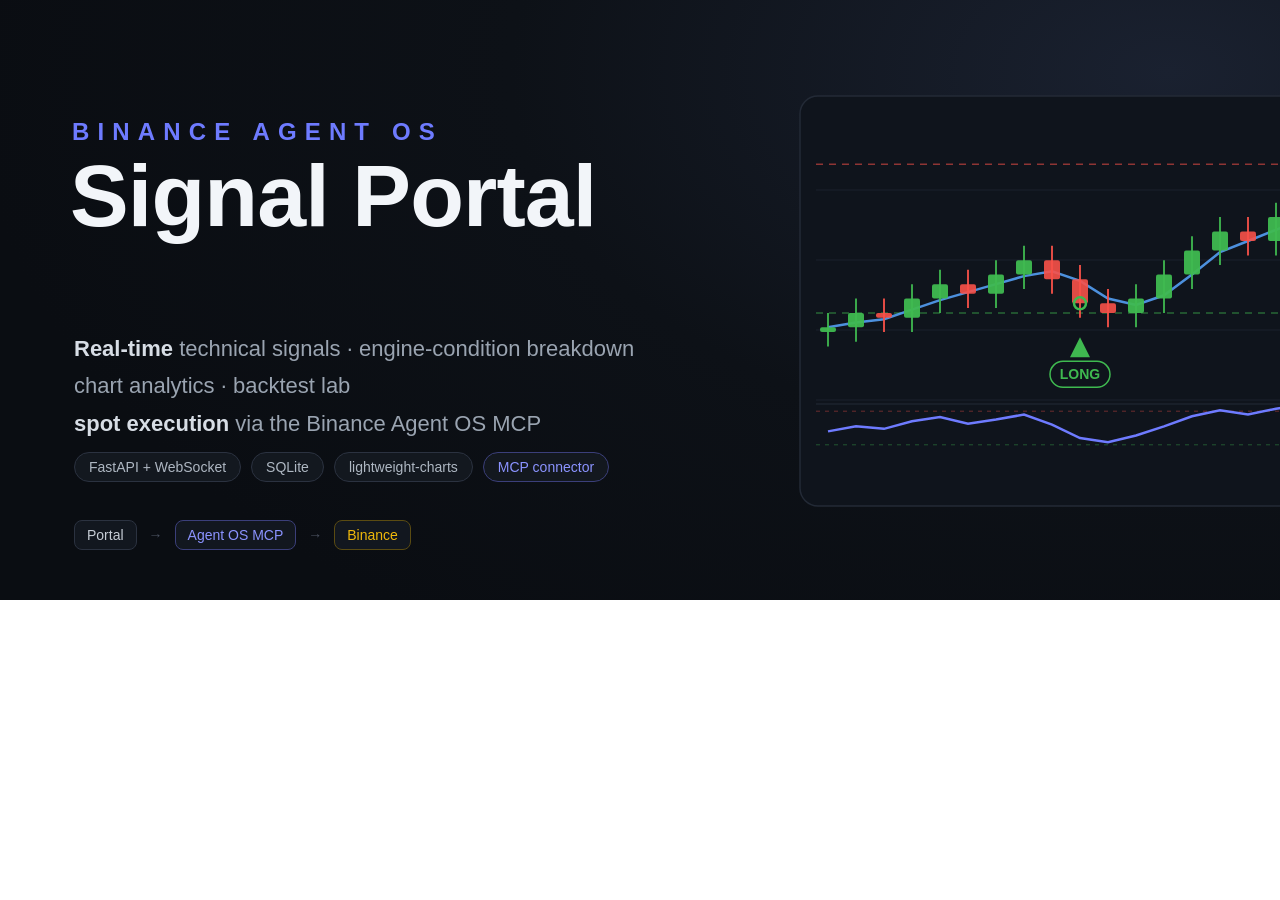
<file: docs/img/banner.src.html>
<!doctype html><html><head><meta charset="utf-8"><style>
  html,body{margin:0;padding:0}
  #stage{width:1500px;height:600px;position:relative;overflow:hidden;
    font-family:-apple-system,BlinkMacSystemFont,"Segoe UI",Roboto,sans-serif;
    background:radial-gradient(1200px 700px at 78% 12%, #1a2130 0%, #0d1117 55%, #0a0d12 100%);}
  .kick{position:absolute;left:72px;top:118px;font-size:24px;font-weight:700;letter-spacing:.34em;
    color:#6e7bff;text-transform:uppercase}
  .title{position:absolute;left:70px;top:150px;font-size:88px;font-weight:800;color:#f2f5f9;
    letter-spacing:-.01em;line-height:1.04}
  .tag{position:absolute;left:74px;top:330px;font-size:22px;line-height:1.7;color:#9aa4b1;max-width:600px}
  .tag b{color:#d7dde5;font-weight:600}
  .pills{position:absolute;left:74px;top:452px;display:flex;gap:10px;flex-wrap:wrap;max-width:620px}
  .pill{font-size:14px;color:#aeb7c2;border:1px solid #2b3240;background:#161b22cc;
    border-radius:999px;padding:6px 14px}
  .pill.acc{color:#8b93ff;border-color:#3b3f7a}
  .flow{position:absolute;left:74px;top:520px;display:flex;align-items:center;gap:12px;
    font-size:14px;color:#8b949e}
  .node{border:1px solid #2b3240;border-radius:8px;padding:6px 12px;background:#12171f;color:#c6ccd5}
  .node.b{color:#f0b90b;border-color:#5a4b12}
  .arrow{color:#4a5160}
  svg{position:absolute;right:0;top:0}
</style></head><body>
<div id="stage">
  <div class="kick">Binance Agent OS</div>
  <div class="title">Signal Portal</div>
  <div class="tag">
    <b>Real-time</b> technical signals · engine-condition breakdown<br>
    chart analytics · backtest lab<br>
    <b>spot execution</b> via the Binance Agent OS MCP
  </div>
  <div class="pills">
    <span class="pill">FastAPI + WebSocket</span>
    <span class="pill">SQLite</span>
    <span class="pill">lightweight-charts</span>
    <span class="pill acc">MCP connector</span>
  </div>
  <div class="flow">
    <span class="node">Portal</span><span class="arrow">→</span>
    <span class="node acc" style="color:#8b93ff;border-color:#3b3f7a">Agent OS MCP</span><span class="arrow">→</span>
    <span class="node b">Binance</span>
  </div>
  <svg width="760" height="600" viewBox="0 0 760 600" id="art"></svg>
</div>
<script>
  const S = document.getElementById('art');
  const NS = 'http://www.w3.org/2000/svg';
  const el = (n,a)=>{const e=document.createElementNS(NS,n);for(const k in a)e.setAttribute(k,a[k]);return e;};

  // panel
  S.appendChild(el('rect',{x:60,y:96,width:660,height:410,rx:18,fill:'#0f141c',stroke:'#232a36','stroke-width':1.5}));
  // faint grid
  for(let i=1;i<5;i++) S.appendChild(el('line',{x1:76,y1:120+i*70,x2:704,y2:120+i*70,stroke:'#1a212c','stroke-width':1}));

  // price series (a pullback then rally — the "long pullback" setup)
  const closes=[52,55,54,58,61,59,63,66,62,57,55,58,63,68,72,70,75,79,83,86,84,88];
  const px0=88, pxStep=28, pyTop=126, pyBot=356;
  const lo=Math.min(...closes)-6, hi=Math.max(...closes)+6;
  const Y=v=>pyTop+(hi-v)/(hi-lo)*(pyBot-pyTop);
  // S/R dashed
  S.appendChild(el('line',{x1:76,y1:Y(hi-8),x2:704,y2:Y(hi-8),stroke:'#f85149','stroke-width':1.5,'stroke-dasharray':'7 6','opacity':.55}));
  S.appendChild(el('line',{x1:76,y1:Y(lo+9),x2:704,y2:Y(lo+9),stroke:'#3fb950','stroke-width':1.5,'stroke-dasharray':'7 6','opacity':.5}));
  // EMA line
  let d='';
  closes.forEach((c,i)=>{const x=px0+i*pxStep; const y=Y((closes[Math.max(0,i-2)]+closes[Math.max(0,i-1)]+c)/3);
    d+=(i?'L':'M')+x+' '+y+' ';});
  S.appendChild(el('path',{d,fill:'none',stroke:'#58a6ff','stroke-width':2.5,'opacity':.85}));
  // candles
  closes.forEach((c,i)=>{
    const o=i? closes[i-1] : c-1;
    const up=c>=o;
    const x=px0+i*pxStep;
    const yO=Y(o), yC=Y(c);
    const top=Math.min(yO,yC), h=Math.max(4,Math.abs(yO-yC));
    const wickH=Y(Math.max(o,c)+3), wickL=Y(Math.min(o,c)-3);
    const col=up?'#3fb950':'#f85149';
    S.appendChild(el('line',{x1:x,y1:wickH,x2:x,y2:wickL,stroke:col,'stroke-width':2,'opacity':.9}));
    S.appendChild(el('rect',{x:x-8,y:top,width:16,height:h,rx:2,fill:col,'opacity':up?.95:.9}));
  });
  // signal marker at the pullback low (index 9)
  const sx=px0+9*pxStep, sy=Y(closes[9]);
  S.appendChild(el('path',{d:`M${sx} ${sy+34} l10 20 l-20 0 z`,fill:'#3fb950'}));
  S.appendChild(el('circle',{cx:sx,cy:sy,r:6,fill:'none',stroke:'#3fb950','stroke-width':2.5}));
  const g=el('g',{});
  g.appendChild(el('rect',{x:sx-30,y:sy+58,width:60,height:26,rx:13,fill:'#0f141c',stroke:'#3fb950','stroke-width':1.5}));
  const t=el('text',{x:sx,y:sy+76,'text-anchor':'middle','font-size':14,'font-weight':700,fill:'#3fb950',
    'font-family':'-apple-system,Segoe UI,Roboto,sans-serif'}); t.textContent='LONG';
  g.appendChild(t); S.appendChild(g);

  // RSI sub-pane
  S.appendChild(el('line',{x1:76,y1:404,x2:704,y2:404,stroke:'#232a36','stroke-width':1}));
  const rsi=[46,52,49,58,63,55,60,66,54,38,33,41,52,64,71,66,73,78,74,69,58,63];
  const rY=v=>470-(v/100)*84;
  S.appendChild(el('line',{x1:76,y1:rY(70),x2:704,y2:rY(70),stroke:'#f85149','stroke-width':1,'stroke-dasharray':'4 5','opacity':.4}));
  S.appendChild(el('line',{x1:76,y1:rY(30),x2:704,y2:rY(30),stroke:'#3fb950','stroke-width':1,'stroke-dasharray':'4 5','opacity':.4}));
  let rd='';
  rsi.forEach((v,i)=>{rd+=(i?'L':'M')+(px0+i*pxStep)+' '+rY(v)+' ';});
  S.appendChild(el('path',{d:rd,fill:'none',stroke:'#6e7bff','stroke-width':2.5}));
</script>
</body></html>
</file>
